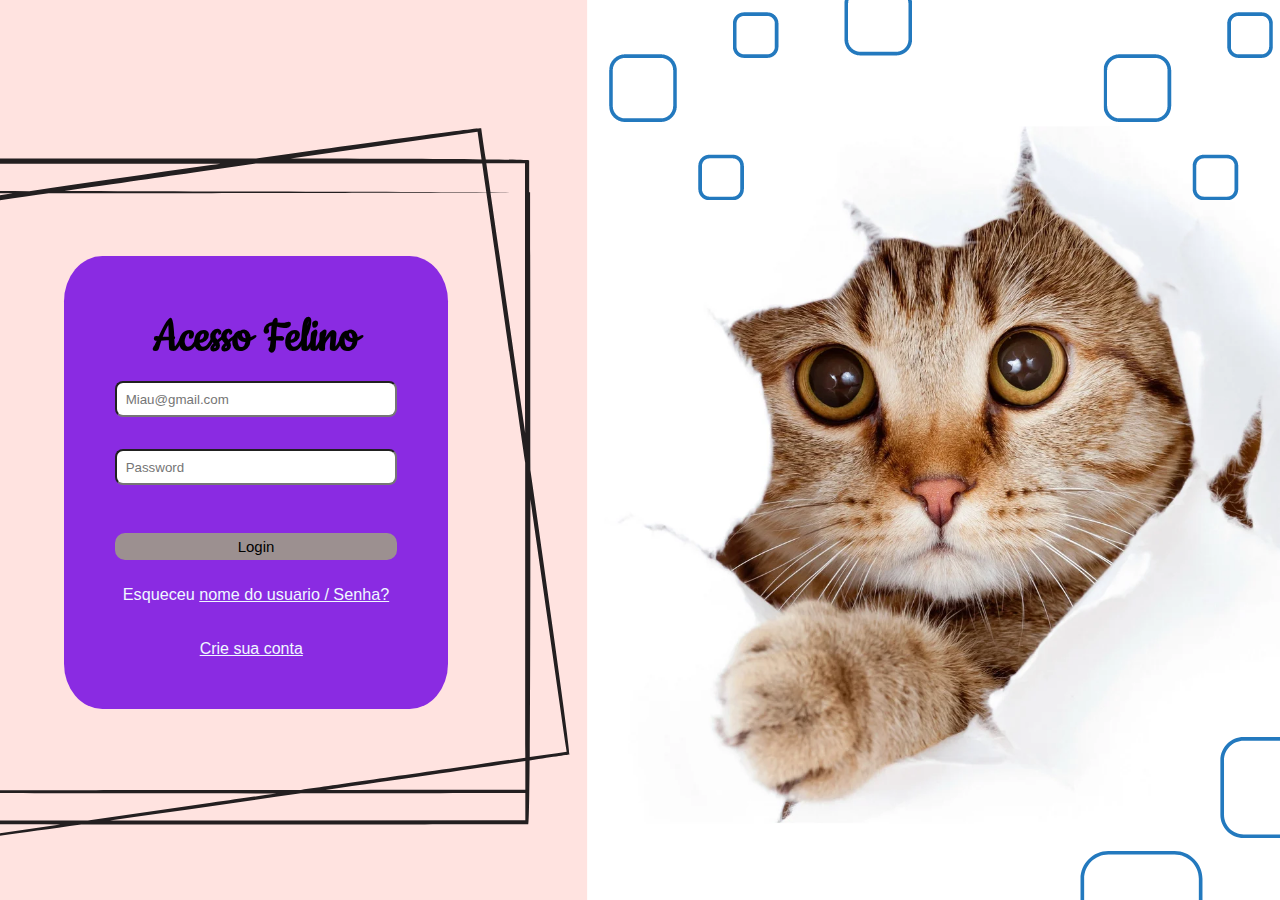
<file: index.html>
<!DOCTYPE html>
<html lang="pt-br">
  <head>
    <meta charset="UTF-8" />
    <meta http-equiv="X-UA-Compatible" content="IE=edge" />
    <meta name="viewport" content="width=device-width, initial-scale=1.0" />
    <title>Acesso Felino</title>
    <meta name="application-name" content="Acesso Felino" />
    <meta name="description" content="Página de login" />
    <meta name="keywords" content="gatos, felinos, login" />
    <meta name="author" content="Fábio Rocha" />
    <link
      href="[data-uri]"
      rel="icon"
      type="image/x-icon"
    />
    <link rel="stylesheet" href="css/style.css" />
  </head>
  <body>
    <section>
      <h1>Acesso Felino</h1>
      <input type="email" placeholder="Miau@gmail.com" />
      <br /><br />
      <input type="password" placeholder="Password" />
      <br /><br />
      <button>Login</button>
      <br /><br />
      <p class="forgot">
        Esqueceu
        <a href="http://127.0.0.1:5500/index.html" target="_blank"
          >nome do usuario / Senha?</a
        >
      </p>
      <br /><br />
      <a class="account" href="index2.html" target="_blank">Crie sua conta</a>
    </section>
  </body>
</html>
</file>
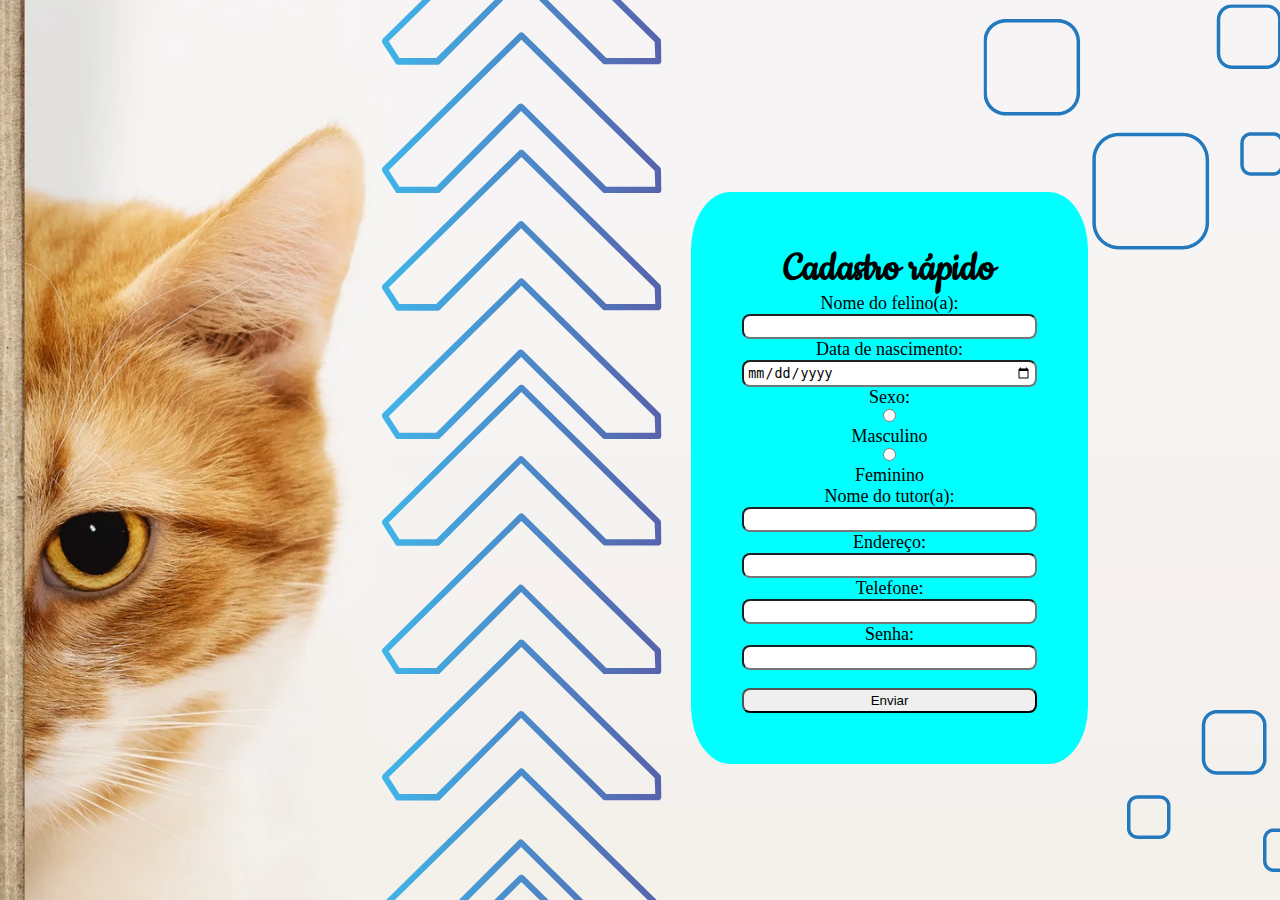
<file: index2.html>
<!DOCTYPE html>
<html lang="pt-br">
  <head>
    <meta charset="UTF-8" />
    <meta http-equiv="X-UA-Compatible" content="IE=edge" />
    <meta name="viewport" content="width=device-width, initial-scale=1.0" />
    <title>Formulario de inscrição</title>
    <meta name="description" content="Formulário de login" />
    <meta name="keywords" content="gatos, felinos, login" />
    <meta name="author" content="Fábio Rocha" />
    <link
      href="[data-uri]"
      rel="icon"
      type="image/x-icon"
    />
    <link rel="stylesheet" href="css/style2.css" />
  </head>
  <body>
    <main>
      <form>
        <h1>Cadastro rápido</h1>
        <label for="name">Nome do felino(a):</label><br />
        <input type="text" id="text" name="text" /><br />
        <label for="data">Data de nascimento:</label><br />
        <input type="date" id="date" name="date" /><br />
        <label for="name">Sexo:</label><br />
        <input type="radio" id="sexo" name="m" value="Masculino" />
        <label for="sexo">Masculino</label><br />
        <input type="radio" id="sexo" name="m" value="Masculino" />
        <label for="sexo">Feminino</label><br />
        <label for="name">Nome do tutor(a):</label><br />
        <input type="text" id="tutor" name="tutor" /><br />
        <label for="name">Endereço:</label><br />
        <input type="text" id="endereco" name="endereco" /><br />
        <label for="name">Telefone:</label><br />
        <input type="number" id="number" name="number" /><br />
        <label for="text">Senha:</label><br />
        <input type="password" id="senha" name="senha" /><br /><br />
        <input type="submit" id="submit" value="Enviar" />
      </form>
    </main>
  </body>
</html>
</file>
<file: css/style.css>
* {
  margin: 0;
  padding: 0;
  box-sizing: border-box;
}
@font-face {
  font-family: Cookie-Regular;
  src: url(../fonts/Cookie-Regular.ttf);
}
Body {
  width: 100%;
  background-image: url(../image/index1.png);
  background-repeat: no-repeat;
}
h1 {
  font-family: Cookie-Regular;
  font-size: 7vh;
  color: black;
  text-align: center;
}
section {
  background-color: blueviolet;
  width: 23%;
  padding: 4%;
  margin-top: 12%;
  margin-left: 10%;
  border-radius: 10%;
  transition-duration: 3s;
}
input {
  width: 100%;
  padding: 3%;
  border-radius: 8px;
  margin-top: 5%;
}
button {
  background-color: rgb(156, 144, 144);
  border: none;
  padding: 5px;
  width: 100%;
  border-radius: 10px;
  font-size: 15px;
  margin-top: 30px;
}

button:hover {
  background-color: aqua;
  cursor: pointer;
}
a {
  font-family: "Segoe UI", Tahoma, Geneva, Verdana, sans-serif;
  color: aliceblue;
}
.forgot {
  font-family: "Segoe UI", Tahoma, Geneva, Verdana, sans-serif;
  text-align: center;
  color: aliceblue;
  margin-top: 7px;
  font-size: 1.6vh;
}
.account {
  text-align: center;
  color: aliceblue;
  margin-left: 30%;
}

@media screen and (max-width: 1536px) and (min-width: 864px) {
  Body {
    background-image: url(../image/1536.png);
    width: 100%;
  }
  h1 {
    font-size: 6vh;
  }
  section {
    margin-top: 13%;
    transition-duration: 3s;
  }
  input {
    width: 100%;
    padding: 3%;
    border-radius: 8px;
    margin-top: 5%;
  }
  button {
    background-color: rgb(156, 144, 144);
    border: none;
    padding: 5px;
    width: 100%;
    border-radius: 10px;
    font-size: 15px;
    margin-top: 30px;
  }

  button:hover {
    background-color: aqua;
    cursor: pointer;
  }
  a {
    font-family: "Segoe UI", Tahoma, Geneva, Verdana, sans-serif;
    color: aliceblue;
  }
  .forgot {
    font-family: "Segoe UI", Tahoma, Geneva, Verdana, sans-serif;
    text-align: center;
    color: aliceblue;
    margin-top: 7px;
    font-size: 1.6vh;
  }

  .account {
    text-align: center;
    color: aliceblue;
    margin-left: 30%;
  }
}
@media screen and (max-width: 1440px) and (min-width: 900px) {
  Body {
    background-image: url(../image/1440.png);
  }
  section {
    margin-top: 15%;
    transition-duration: 3s;
  }
}
@media screen and (max-width: 1366px) and (min-width: 768px) {
  body {
    background-image: url(../image/1366.png);
  }
  section {
    margin-top: 12%;
  }
  .forgot {
    font-size: 1.8vh;
  }
  .account {
    margin-left: 24%;
  }
}
@media screen and (max-width: 1280px) and (min-width: 950px) {
  body {
    background-image: url(../image/1280.png);
  }
  h1 {
    font-size: 6vh;
  }
  section {
    width: 30%;
    margin-top: 20%;
    margin-left: 5%;
    transition-duration: 3s;
  }
  .account {
    margin-left: 30%;
  }
}
@media screen and (max-width: 1024px) and (min-width: 800px) {
  body {
    background-image: url(../image/1024.png);
  }
  h1 {
    font-family: Cookie-Regular;
    font-size: 5vh;
  }
  section {
    width: 30%;
    margin-top: 17.5%;
    margin-left: 7%;
    transition-duration: 3s;
  }
}
@media screen and (max-width: 480px) and (min-width: 320px) {
  body {
    background-image: url(../image/480.png);
    background-size: cover;
  }
  section {
    width: 80%;
    margin-left: 10%;
    margin-top: 40%;
    transition-duration: 3s;
  }
  .forgot {
    font-size: 3vh;
  }
  .account {
    margin-left: 30%;
  }
}
@media screen and (min-width: 412px) and (max-width: 846px) {
  body {
    background-image: url(../image/412.png);
    background-size: cover;
  }
  section {
    width: 80%;
    margin-top: 95%;
  }
  .forgot {
    font-family: "Segoe UI", Tahoma, Geneva, Verdana, sans-serif;
    text-align: center;
    color: aliceblue;
    margin-top: 7px;
    font-size: 1.6vh;
  }
}
@media screen and (min-width: 393px) and (max-width: 786px) {
  body {
    background-image: url(../image/393.png);
    background-size: cover;
  }
  section {
    width: 80%;
    margin-top: 80%;
  }
  .forgot {
    font-family: "Segoe UI", Tahoma, Geneva, Verdana, sans-serif;
    text-align: center;
    color: aliceblue;
    margin-top: 7px;
    font-size: 1.6vh;
  }
}
@media screen and (min-width: 360px) and (max-width: 740px) {
  body{
    background-image: url(../image/360.png);
    background-size: cover;
  }
  section {
    width: 80%;
    margin-top: 80%;
  }
  .forgot {
    font-family: "Segoe UI", Tahoma, Geneva, Verdana, sans-serif;
    text-align: center;
    color: aliceblue;
    margin-top: 7px;
    font-size: 1.6vh;
  }
}
</file>
<file: css/style2.css>
* {
  margin: 0;
  padding: 0;
  box-sizing: border-box;
}
@font-face {
  font-family: Cookie-Regular;
  src: url(../fonts/Cookie-Regular.ttf);
}
body {
  background-image: url(../image/index2.png);
}
h1 {
  font-family: Cookie-Regular;
  font-size: 5vh;
  text-align: center;
}
form {
  text-align: center;
}
label {
  font-family: cursive;
  font-size: 2vh;
}
input {
  width: 100%;
  border-radius: 8px;
  padding: 1%;
}
form {
  background-color: aqua;
  width: 23%;
  padding: 4%;
  margin-top: 9%;
  border-radius: 10%;
  margin-left: 58%;
}
#submit:hover {
  background-color: blueviolet;
  cursor: pointer;
}
@media screen and (max-width: 1536px) and (min-width: 864px) {
  body {
    background-image: url(../image/15362.png);
    background-size: cover;
  }
  form {
    width: 30%;
    margin-left: 59%;
  }
}
@media screen and (max-width: 1440px) and (min-width: 900px) {
  body {
    background-image: url(../image/14402.png);
    background-size: cover;
  }
  form {
    width: 31%;
    margin-left: 53%;
  }
}
@media screen and (max-width: 1366px) and (min-width: 768px) {
  body {
    background-image: url(../image/13662.png);
  }
  form {
    width: 31%;
    margin-left: 54%;
  }
}
@media screen and (max-width: 1280px) and (min-width: 950px) {
  body {
    background-image: url(../image/12802.png);
  }
  form {
    width: 31%;
    margin-left: 54%;
    margin-top: 15%;
  }
}
@media screen and (max-width: 1024px) and (min-width: 800px) {
  body {
    background-image: url(../image/10242.png);
    background-size: cover;
  }
  form {
    width: 33%;
    margin-left: 52%;
    margin-top: 15%;
  }
}
@media screen and (max-width: 480px) and (min-width: 320px) {
  body {
    background-image: url(../image/480.2.png);
    background-size: cover;
  }
  form {
    width: 63%;
    margin-left: 1%;
    margin-top: 30%;
  }
}
@media screen and (min-width: 412px) and (max-width: 846px) {
  body {
    background-image: url(../image/4122.png);
    background-size: cover;
  }
  form {
    width: 66%;
    margin-left: 1%;
    margin-top: 40%;
  }
}
@media screen and (min-width: 393px) and (max-width: 786px) {
  body {
    background-image: url(../image/3932.png);
    background-size: cover;
  }
  form {
    width: 68%;
    margin-left: 1%;
    margin-top: 40%;
  }
}
@media screen and (min-width: 360px) and (max-width: 740px) {
  body {
    background-image: url(../image/360.1.png);
    background-size: cover;
  }
  form {
    width: 68%;
    margin-left: 1%;
    margin-top: 40%;
  }
}
</file>
